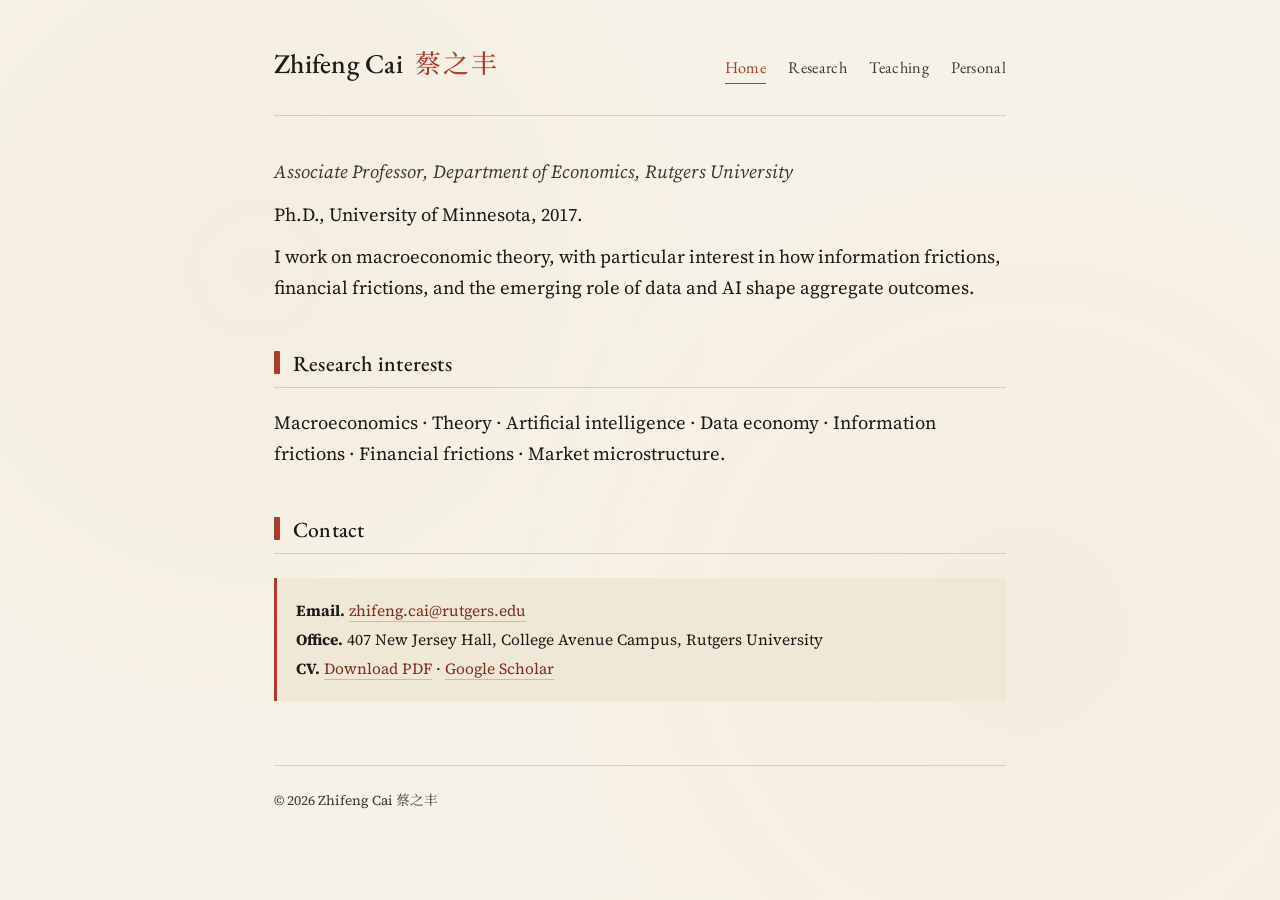
<file: index.html>
<!doctype html>
<html lang="en">
<head>
<meta charset="utf-8">
<meta name="viewport" content="width=device-width, initial-scale=1">
<title>Zhifeng Cai — Rutgers Economics</title>
<meta name="description" content="Zhifeng Cai — Associate Professor of Economics, Rutgers University. Research in macroeconomics and theory.">
<link rel="preconnect" href="https://fonts.googleapis.com">
<link rel="preconnect" href="https://fonts.gstatic.com" crossorigin>
<link href="https://fonts.googleapis.com/css2?family=EB+Garamond:ital,wght@0,400;0,500;1,400&family=Noto+Serif+SC:wght@400;500&family=Source+Serif+4:ital,wght@0,400;0,500;1,400&display=swap" rel="stylesheet">
<link rel="stylesheet" href="styles.css">
</head>
<body>
<div class="wrap">

<header class="site">
  <a href="index.html" class="brand">Zhifeng Cai<span class="cn">蔡之丰</span></a>
  <nav class="site">
    <a href="index.html" class="active">Home</a>
    <a href="research.html">Research</a>
    <a href="teaching.html">Teaching</a>
    <a href="personal.html">Personal</a>
  </nav>
</header>

<section class="bio bio-noportrait">
  <div class="lede">
    <p class="affil">Associate Professor, Department of Economics, Rutgers University</p>
    <p>Ph.D., University of Minnesota, 2017.</p>
    <p>I work on macroeconomic theory, with particular interest in how information frictions, financial frictions, and the emerging role of data and AI shape aggregate outcomes.</p>
  </div>
</section>

<h2>Research interests</h2>
<p>Macroeconomics &middot; Theory &middot; Artificial intelligence &middot; Data economy &middot; Information frictions &middot; Financial frictions &middot; Market microstructure.</p>

<h2>Contact</h2>
<div class="contact-box">
  <p><strong>Email.</strong> <a href="mailto:zhifeng.cai@rutgers.edu">zhifeng.cai@rutgers.edu</a></p>
  <p><strong>Office.</strong> 407 New Jersey Hall, College Avenue Campus, Rutgers University</p>
  <p><strong>CV.</strong> <a href="cv.pdf">Download PDF</a> &middot; <a href="https://scholar.google.com/citations?user=DW8E1egAAAAJ&amp;hl=en" target="_blank" rel="noopener">Google Scholar</a></p>
</div>

<footer class="site">
  <span>&copy; 2026 Zhifeng Cai 蔡之丰</span>
</footer>

</div>
</body>
</html>
</file>
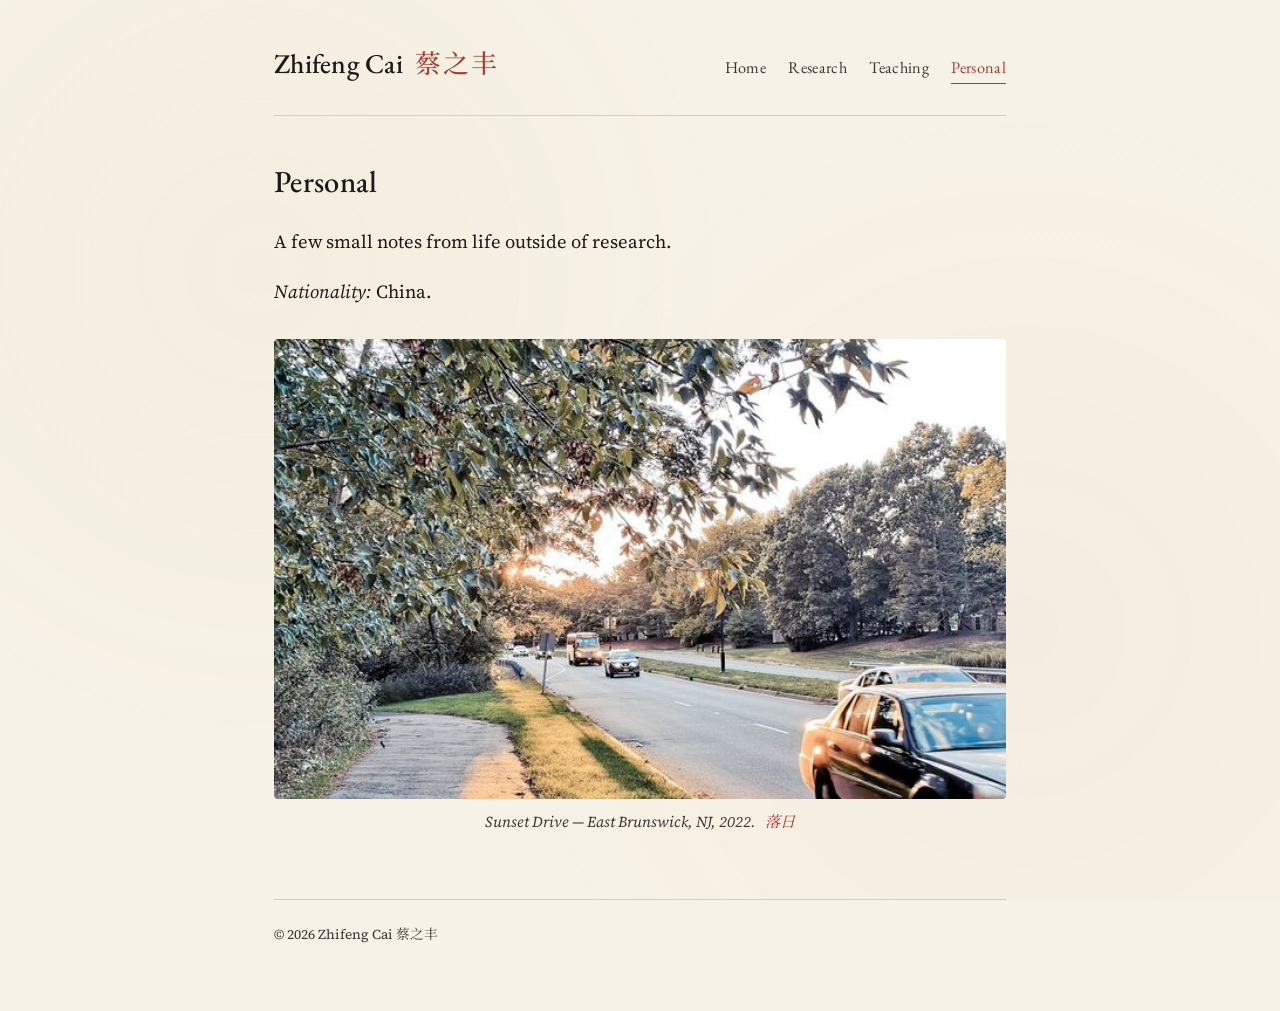
<file: personal.html>
<!doctype html>
<html lang="en">
<head>
<meta charset="utf-8">
<meta name="viewport" content="width=device-width, initial-scale=1">
<title>Personal — Zhifeng Cai</title>
<link rel="preconnect" href="https://fonts.googleapis.com">
<link rel="preconnect" href="https://fonts.gstatic.com" crossorigin>
<link href="https://fonts.googleapis.com/css2?family=EB+Garamond:ital,wght@0,400;0,500;1,400&family=Noto+Serif+SC:wght@400;500&family=Source+Serif+4:ital,wght@0,400;0,500;1,400&display=swap" rel="stylesheet">
<link rel="stylesheet" href="styles.css">
</head>
<body>
<div class="wrap">

<header class="site">
  <a href="index.html" class="brand">Zhifeng Cai<span class="cn">蔡之丰</span></a>
  <nav class="site">
    <a href="index.html">Home</a>
    <a href="research.html">Research</a>
    <a href="teaching.html">Teaching</a>
    <a href="personal.html" class="active">Personal</a>
  </nav>
</header>

<h1>Personal</h1>
<p>A few small notes from life outside of research.</p>
<p><em>Nationality:</em> China.</p>

<figure style="margin: 2rem 0 0;">
  <img src="img/sunset.jpg" alt="Sunset Drive, East Brunswick, NJ, 2022" style="width:100%; max-height: 460px; object-fit: cover; border-radius: 4px; display: block;">
  <figcaption style="color: var(--ink-soft); margin-top: 0.6rem; font-style: italic; font-size: 0.95rem; text-align: center;">Sunset Drive &mdash; East Brunswick, NJ, 2022. <span style="font-family: 'Noto Serif SC', serif; color: var(--seal); margin-left: 0.4em;">落日</span></figcaption>
</figure>

<footer class="site">
  <span>&copy; 2026 Zhifeng Cai 蔡之丰</span>
</footer>

</div>
</body>
</html>
</file>
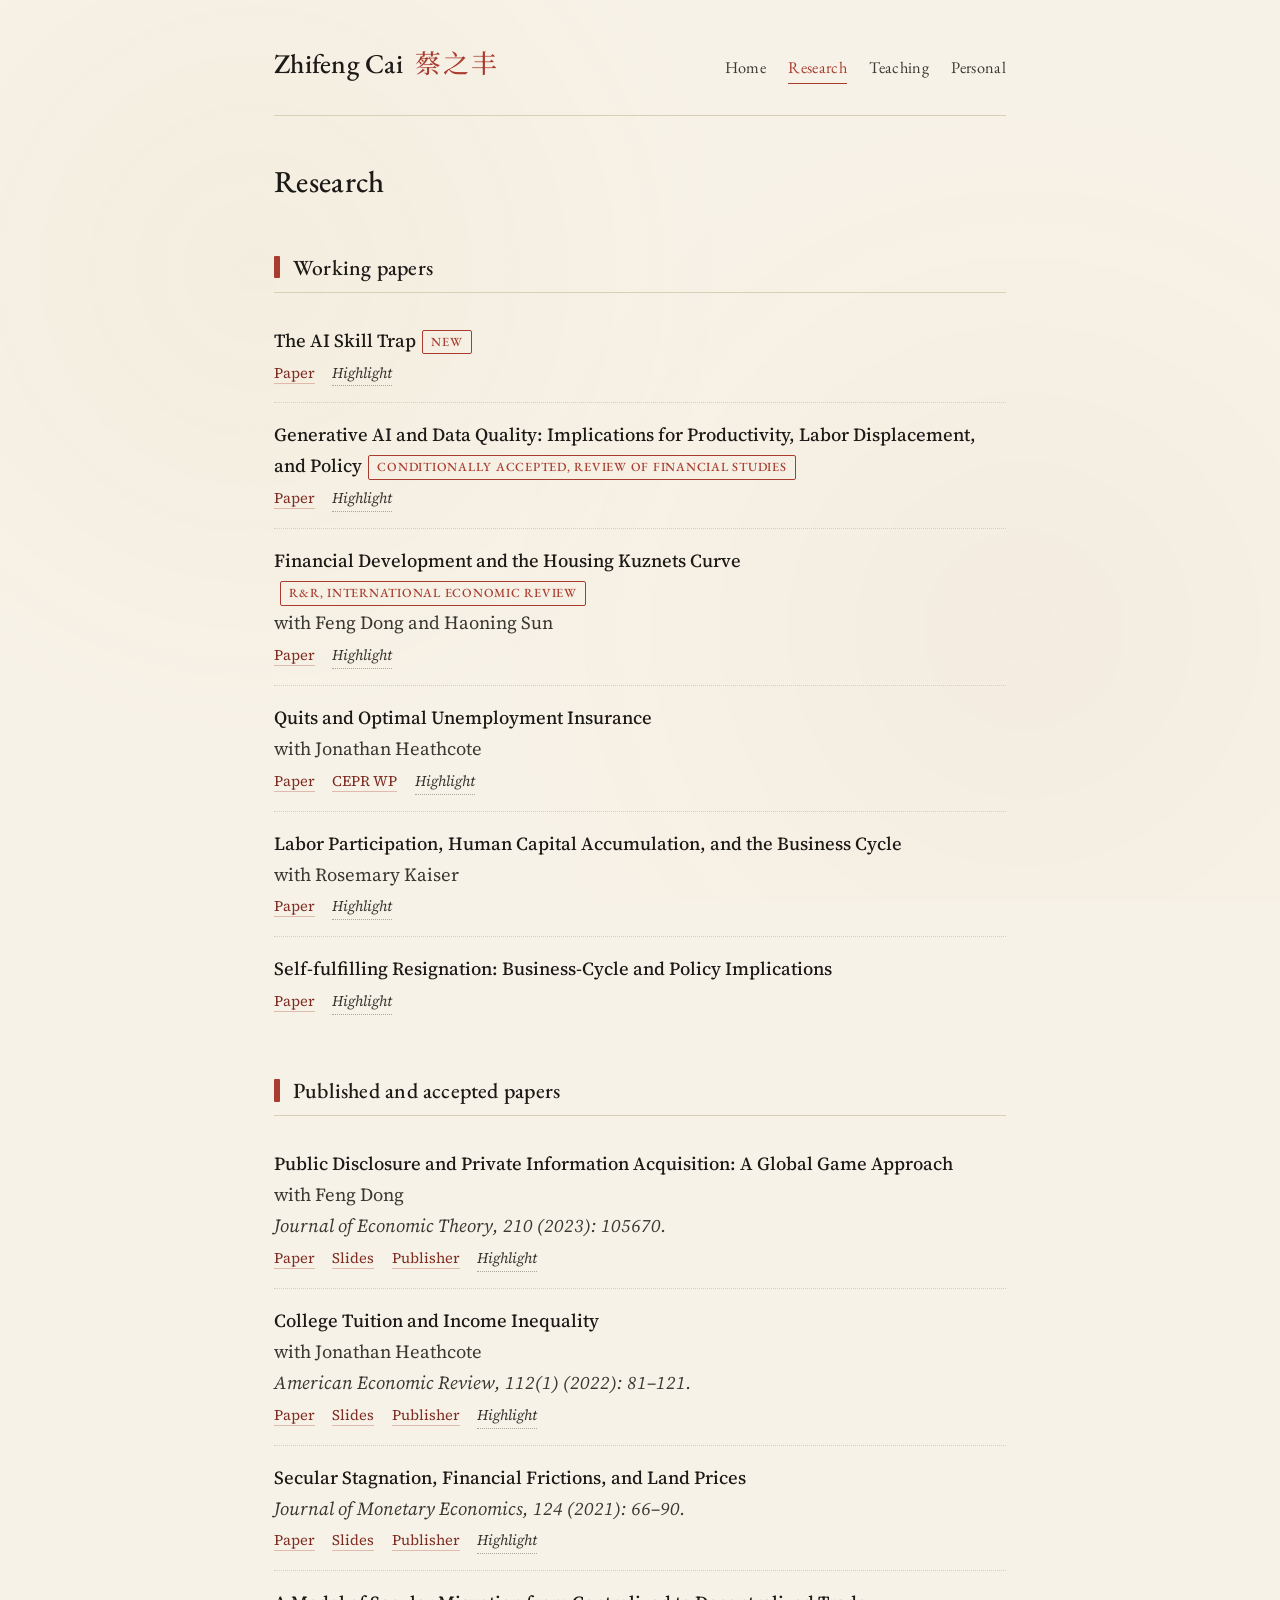
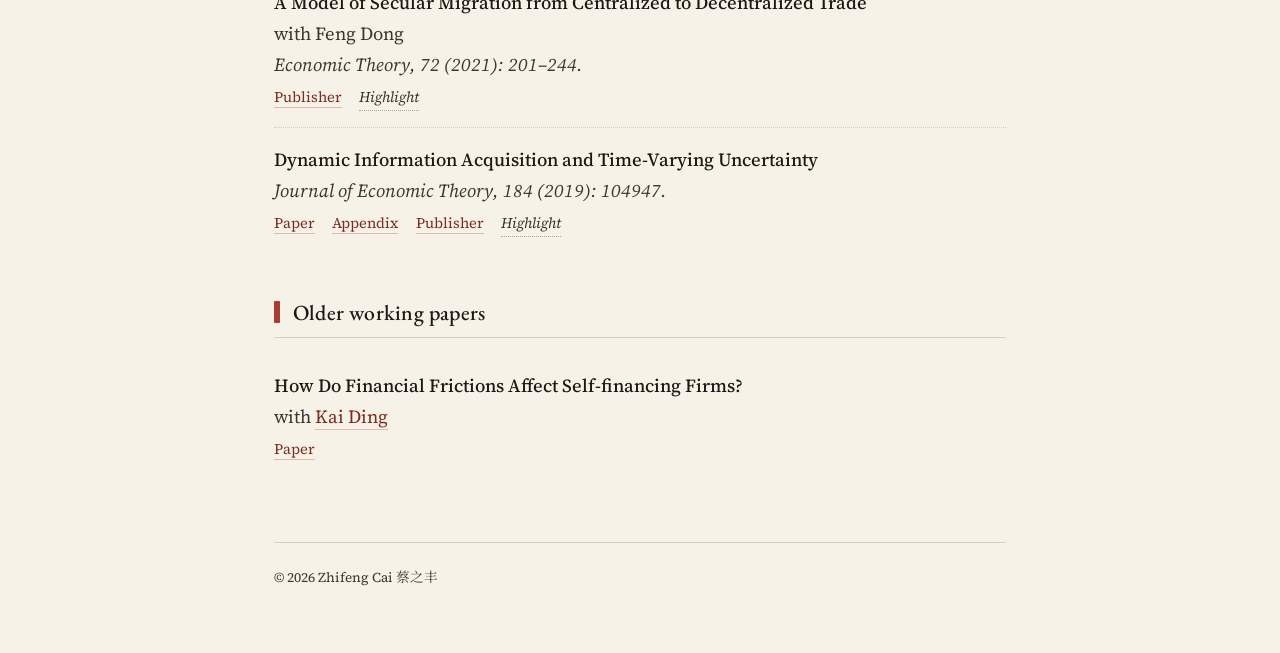
<file: research.html>
<!doctype html>
<html lang="en">
<head>
<meta charset="utf-8">
<meta name="viewport" content="width=device-width, initial-scale=1">
<title>Research — Zhifeng Cai</title>
<link rel="preconnect" href="https://fonts.googleapis.com">
<link rel="preconnect" href="https://fonts.gstatic.com" crossorigin>
<link href="https://fonts.googleapis.com/css2?family=EB+Garamond:ital,wght@0,400;0,500;1,400&family=Noto+Serif+SC:wght@400;500&family=Source+Serif+4:ital,wght@0,400;0,500;1,400&display=swap" rel="stylesheet">
<link rel="stylesheet" href="styles.css">
</head>
<body>
<div class="wrap">

<header class="site">
  <a href="index.html" class="brand">Zhifeng Cai<span class="cn">蔡之丰</span></a>
  <nav class="site">
    <a href="index.html">Home</a>
    <a href="research.html" class="active">Research</a>
    <a href="teaching.html">Teaching</a>
    <a href="personal.html">Personal</a>
  </nav>
</header>

<h1>Research</h1>

<h2>Working papers</h2>
<ul class="pubs">

  <li class="pub">
    <div class="title">The AI Skill Trap<span class="status">New</span></div>
    <div class="links"><a href="papers/the_ai_skill_trap.pdf">Paper</a> <span class="abs">Highlight<span class="abs-pop">AI raises short-run productivity but slows skill accumulation; combined with a data-quality externality, this generates an <em>AI skill trap</em> with a <strong>bimodal</strong> long-run skill distribution &mdash; a fully AI-dependent low-skill underclass coexisting with a high-skill group. A constrained planner internalizing the externality lifts substantial mass into the high-skill group but cannot eliminate the underclass, so bimodality is a robust feature of an AI economy with a data externality.</span></span></div>
  </li>

  <li class="pub">
    <div class="title">Generative AI and Data Quality: Implications for Productivity, Labor Displacement, and Policy<span class="status">Conditionally Accepted, Review of Financial Studies</span></div>
    <div class="links"><a href="papers/generative_ai_data_quality.pdf">Paper</a> <span class="abs">Highlight<span class="abs-pop">Will AI put us out of work? Not as alarming as it sounds: the usefulness of AI depends on how good the data is, and adoption of AI could itself depress that quality.</span></span></div>
  </li>

  <li class="pub">
    <div class="title">Financial Development and the Housing Kuznets Curve<span class="status">R&amp;R, International Economic Review</span></div>
    <div class="authors">with Feng Dong and Haoning Sun</div>
    <div class="links"><a href="papers/credit_land_bubble__2_.pdf">Paper</a> <span class="abs">Highlight<span class="abs-pop">We document that the house price-to-rent ratio first increases and then decreases with financial development. A simple model of financial frictions with a land sector can account for this pattern.</span></span></div>
  </li>

  <li class="pub">
    <div class="title">Quits and Optimal Unemployment Insurance</div>
    <div class="authors">with Jonathan Heathcote</div>
    <div class="links"><a href="papers/cai_heathcote_gr_clean.pdf">Paper</a> <a href="https://cepr.org/publications/dp18526" target="_blank" rel="noopener">CEPR WP</a> <span class="abs">Highlight<span class="abs-pop">Optimal design of unemployment insurance during the era of the Great Resignation, when many workers quit their jobs.</span></span></div>
  </li>

  <li class="pub">
    <div class="title">Labor Participation, Human Capital Accumulation, and the Business Cycle</div>
    <div class="authors">with Rosemary Kaiser</div>
    <div class="links"><a href="papers/lfp_paper__55__.pdf">Paper</a> <span class="abs">Highlight<span class="abs-pop">In a quantitative life-cycle model with endogenous labor participation, we find that subsidies for job search among the elderly population can enhance overall welfare.</span></span></div>
  </li>

  <li class="pub">
    <div class="title">Self-fulfilling Resignation: Business-Cycle and Policy Implications</div>
    <div class="links"><a href="papers/draft0331.pdf">Paper</a> <span class="abs">Highlight<span class="abs-pop">Can people quit their jobs because they expect others are doing the same? Yes &mdash; and this has new business-cycle and policy implications.</span></span></div>
  </li>

</ul>

<h2>Published and accepted papers</h2>
<ul class="pubs">

  <li class="pub">
    <div class="title">Public Disclosure and Private Information Acquisition: A Global Game Approach</div>
    <div class="authors">with Feng Dong</div>
    <div class="venue">Journal of Economic Theory, 210 (2023): 105670.</div>
    <div class="links"><a href="papers/revised_draft_final_3.0_zc.pdf">Paper</a> <a href="papers/midwest_theory.pdf">Slides</a> <a href="https://www.sciencedirect.com/science/article/pii/S0022053123000662" target="_blank" rel="noopener">Publisher</a> <span class="abs">Highlight<span class="abs-pop">A global-game refinement leads to surprising predictions about how the release of public information affects private incentives to acquire information.</span></span></div>
  </li>

  <li class="pub">
    <div class="title">College Tuition and Income Inequality</div>
    <div class="authors">with Jonathan Heathcote</div>
    <div class="venue">American Economic Review, 112(1) (2022): 81&ndash;121.</div>
    <div class="links"><a href="papers/aer_final_tuition__2_.pdf">Paper</a> <a href="papers/college_slides_yale.pdf">Slides</a> <a href="https://www.aeaweb.org/articles?id=10.1257/aer.20181027" target="_blank" rel="noopener">Publisher</a> <span class="abs">Highlight<span class="abs-pop">In a micro-founded college equilibrium model, we show that rising income inequality over the past decades has had a quantitatively significant impact on college tuition.</span></span></div>
  </li>

  <li class="pub">
    <div class="title">Secular Stagnation, Financial Frictions, and Land Prices</div>
    <div class="venue">Journal of Monetary Economics, 124 (2021): 66&ndash;90.</div>
    <div class="links"><a href="papers/secular_land.pdf">Paper</a> <a href="papers/phillyfed.pdf">Slides</a> <a href="https://www.sciencedirect.com/science/article/pii/S0304393221001112" target="_blank" rel="noopener">Publisher</a> <span class="abs">Highlight<span class="abs-pop">Temporary but large financial shocks can lead to persistent slumps in real-estate prices &mdash; a secular stagnation reminiscent of the post-GFC experience.</span></span></div>
  </li>

  <li class="pub">
    <div class="title">A Model of Secular Migration from Centralized to Decentralized Trade</div>
    <div class="authors">with Feng Dong</div>
    <div class="venue">Economic Theory, 72 (2021): 201&ndash;244.</div>
    <div class="links"><a href="https://link.springer.com/article/10.1007/s00199-020-01280-2" target="_blank" rel="noopener">Publisher</a> <span class="abs">Highlight<span class="abs-pop">The title is self-explanatory.</span></span></div>
  </li>

  <li class="pub">
    <div class="title">Dynamic Information Acquisition and Time-Varying Uncertainty</div>
    <div class="venue">Journal of Economic Theory, 184 (2019): 104947.</div>
    <div class="links"><a href="https://www.sciencedirect.com/science/article/abs/pii/S0022053118304721" target="_blank" rel="noopener">Paper</a> <a href="papers/online_appendix.pdf">Appendix</a> <a href="https://www.sciencedirect.com/science/article/pii/S0022053118304721" target="_blank" rel="noopener">Publisher</a> <span class="abs">Highlight<span class="abs-pop">Information-acquisition activities can amplify the impact of uncertainty shocks in a dynamic trading environment.</span></span></div>
  </li>

</ul>

<h2>Older working papers</h2>
<ul class="pubs">
  <li class="pub">
    <div class="title">How Do Financial Frictions Affect Self-financing Firms?</div>
    <div class="authors">with <a href="https://sites.google.com/site/iamdingkai/home" target="_blank" rel="noopener">Kai Ding</a></div>
    <div class="links"><a href="papers/draftv3.pdf">Paper</a></div>
  </li>
</ul>

<footer class="site">
  <span>&copy; 2026 Zhifeng Cai 蔡之丰</span>
</footer>

</div>
</body>
</html>
</file>
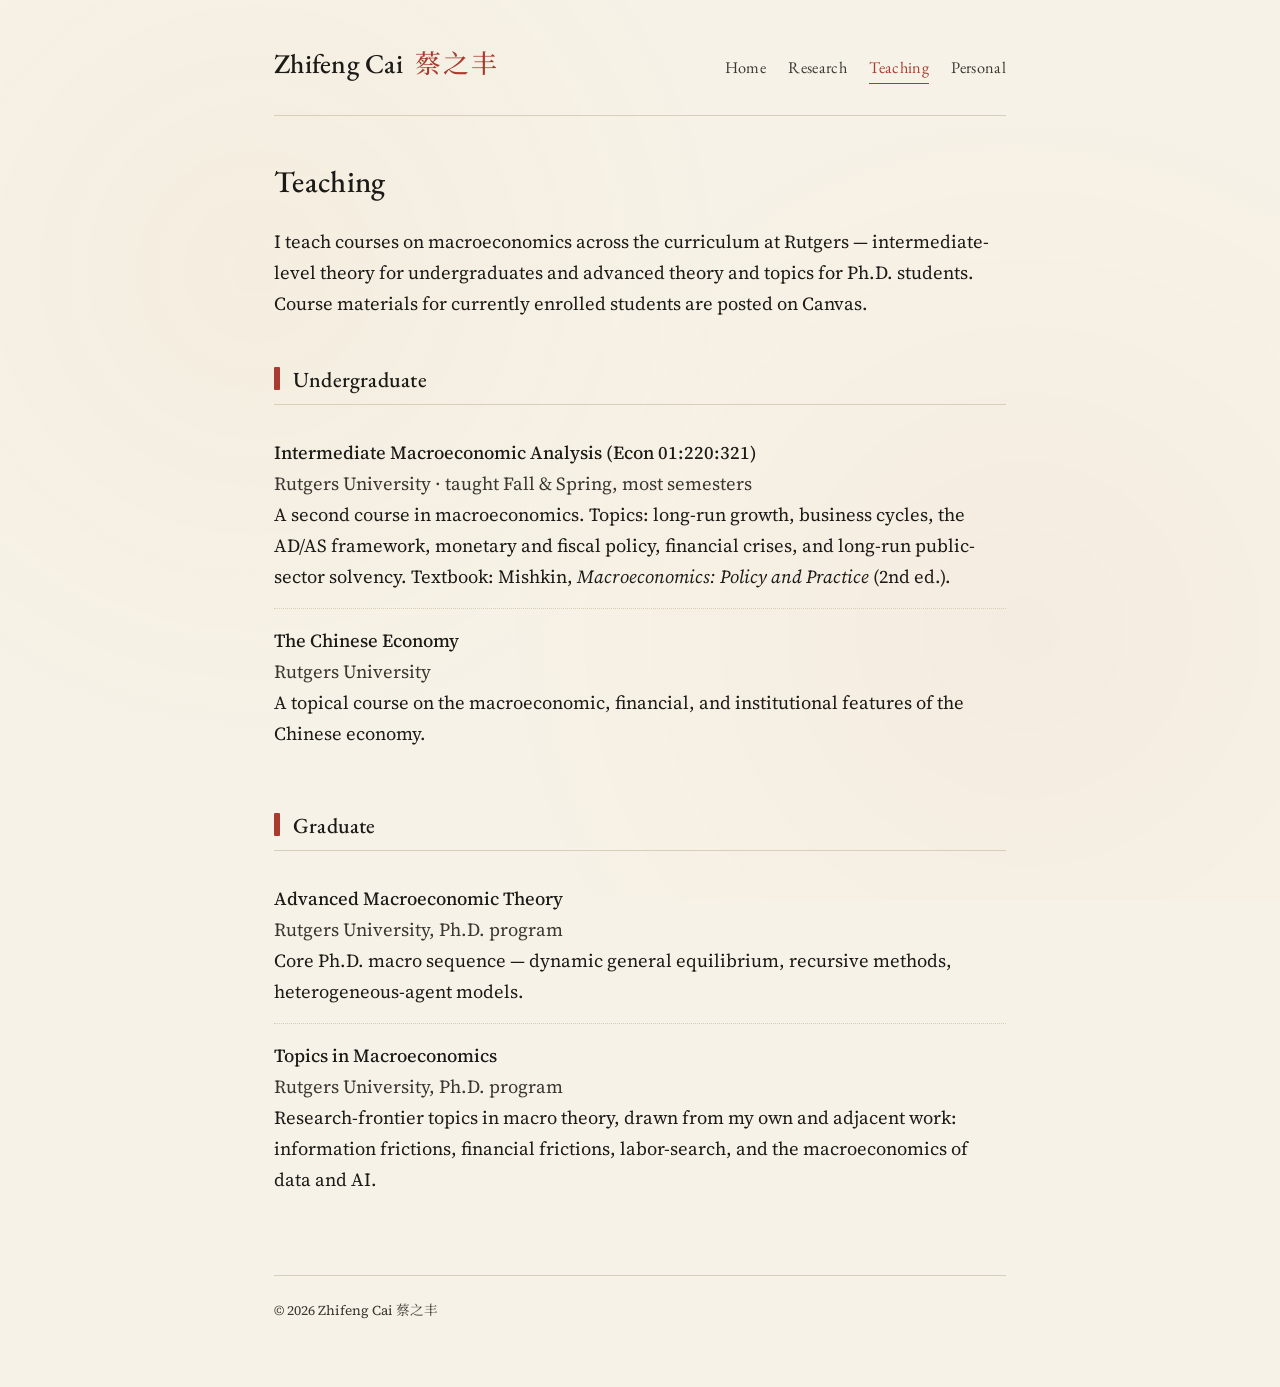
<file: teaching.html>
<!doctype html>
<html lang="en">
<head>
<meta charset="utf-8">
<meta name="viewport" content="width=device-width, initial-scale=1">
<title>Teaching — Zhifeng Cai</title>
<link rel="preconnect" href="https://fonts.googleapis.com">
<link rel="preconnect" href="https://fonts.gstatic.com" crossorigin>
<link href="https://fonts.googleapis.com/css2?family=EB+Garamond:ital,wght@0,400;0,500;1,400&family=Noto+Serif+SC:wght@400;500&family=Source+Serif+4:ital,wght@0,400;0,500;1,400&display=swap" rel="stylesheet">
<link rel="stylesheet" href="styles.css">
</head>
<body>
<div class="wrap">

<header class="site">
  <a href="index.html" class="brand">Zhifeng Cai<span class="cn">蔡之丰</span></a>
  <nav class="site">
    <a href="index.html">Home</a>
    <a href="research.html">Research</a>
    <a href="teaching.html" class="active">Teaching</a>
    <a href="personal.html">Personal</a>
  </nav>
</header>

<h1>Teaching</h1>
<p>I teach courses on macroeconomics across the curriculum at Rutgers &mdash; intermediate-level theory for undergraduates and advanced theory and topics for Ph.D. students. Course materials for currently enrolled students are posted on Canvas.</p>

<h2>Undergraduate</h2>
<ul class="pubs">
  <li class="pub">
    <div class="title">Intermediate Macroeconomic Analysis (Econ 01:220:321)</div>
    <div class="authors">Rutgers University &middot; taught Fall &amp; Spring, most semesters</div>
    <div class="abstract">A second course in macroeconomics. Topics: long-run growth, business cycles, the AD/AS framework, monetary and fiscal policy, financial crises, and long-run public-sector solvency. Textbook: Mishkin, <em>Macroeconomics: Policy and Practice</em> (2nd ed.).</div>
  </li>
  <li class="pub">
    <div class="title">The Chinese Economy</div>
    <div class="authors">Rutgers University</div>
    <div class="abstract">A topical course on the macroeconomic, financial, and institutional features of the Chinese economy.</div>
  </li>
</ul>

<h2>Graduate</h2>
<ul class="pubs">
  <li class="pub">
    <div class="title">Advanced Macroeconomic Theory</div>
    <div class="authors">Rutgers University, Ph.D. program</div>
    <div class="abstract">Core Ph.D. macro sequence &mdash; dynamic general equilibrium, recursive methods, heterogeneous-agent models.</div>
  </li>
  <li class="pub">
    <div class="title">Topics in Macroeconomics</div>
    <div class="authors">Rutgers University, Ph.D. program</div>
    <div class="abstract">Research-frontier topics in macro theory, drawn from my own and adjacent work: information frictions, financial frictions, labor-search, and the macroeconomics of data and AI.</div>
  </li>
</ul>

<footer class="site">
  <span>&copy; 2026 Zhifeng Cai 蔡之丰</span>
</footer>

</div>
</body>
</html>
</file>
<file: styles.css>
/* ============================================================
   Zhifeng Cai — academic site
   Palette: ink black, seal red, muted gold on rice paper
   ============================================================ */

:root {
  --ink: #1c1a17;
  --ink-soft: #3a3732;
  --rice: #f7f2e7;
  --rice-soft: #efe8d6;
  --seal: #a93c2f;
  --seal-dark: #7e2c22;
  --gold: #b38b4a;
  --rule: #d8cfb8;
  --link: #7e2c22;
  --link-hover: #a93c2f;
  --max: 780px;
}

* { box-sizing: border-box; }

html { -webkit-font-smoothing: antialiased; }

body {
  margin: 0;
  padding: 0;
  background: var(--rice);
  color: var(--ink);
  font-family: "Source Serif 4", "Source Serif Pro", "Noto Serif SC", Georgia, "Songti SC", serif;
  font-size: 18.5px;
  line-height: 1.68;
}

/* Subtle rice-paper texture via gradient noise */
body::before {
  content: "";
  position: fixed;
  inset: 0;
  pointer-events: none;
  z-index: -1;
  background-image:
    radial-gradient(circle at 20% 30%, rgba(179, 139, 74, 0.04), transparent 40%),
    radial-gradient(circle at 80% 70%, rgba(169, 60, 47, 0.03), transparent 45%);
}

a {
  color: var(--link);
  text-decoration: none;
  border-bottom: 1px solid rgba(169, 60, 47, 0.3);
  transition: color 0.15s, border-color 0.15s;
}
a:hover {
  color: var(--link-hover);
  border-bottom-color: var(--link-hover);
}

/* ============ Layout ============ */

.wrap {
  max-width: var(--max);
  margin: 0 auto;
  padding: 2.5rem 1.5rem 4rem;
}

/* ============ Header / banner ============ */

header.site {
  border-bottom: 1px solid var(--rule);
  padding-bottom: 1.8rem;
  margin-bottom: 2.5rem;
  display: flex;
  align-items: baseline;
  gap: 1.25rem;
  flex-wrap: wrap;
}

.brand {
  font-family: "EB Garamond", "Noto Serif SC", Georgia, serif;
  font-size: 1.7rem;
  font-weight: 500;
  letter-spacing: 0.01em;
  color: var(--ink);
  border: none;
}
.brand .cn {
  font-family: "Noto Serif SC", "Songti SC", "STSong", serif;
  font-size: 0.95em;
  color: var(--seal);
  margin-left: 0.45em;
  letter-spacing: 0.08em;
}

nav.site {
  margin-left: auto;
  display: flex;
  gap: 1.4rem;
  font-family: "EB Garamond", "Noto Serif SC", Georgia, serif;
  font-size: 1.02rem;
}
nav.site a {
  border: none;
  color: var(--ink-soft);
  letter-spacing: 0.02em;
}
nav.site a:hover { color: var(--seal); }
nav.site a.active { color: var(--seal); border-bottom: 1px solid var(--seal); padding-bottom: 2px; }

/* ============ Headings ============ */

h1, h2, h3 {
  font-family: "EB Garamond", "Noto Serif SC", Georgia, serif;
  font-weight: 500;
  color: var(--ink);
  letter-spacing: 0.01em;
}
h1 { font-size: 1.9rem; margin: 1.2rem 0 0.4rem; }
h2 {
  font-size: 1.35rem;
  margin: 2.6rem 0 1rem;
  padding-bottom: 0.4rem;
  border-bottom: 1px solid var(--rule);
  position: relative;
}
h2::before {
  content: "";
  display: inline-block;
  width: 6px;
  height: 1.05em;
  background: var(--seal);
  margin-right: 0.6em;
  vertical-align: -0.15em;
  border-radius: 1px;
}
h3 { font-size: 1.1rem; margin: 1.4rem 0 0.4rem; color: var(--ink); }

/* ============ Home bio block ============ */

.bio {
  display: grid;
  grid-template-columns: auto 1fr;
  gap: 1.8rem;
  align-items: start;
}
.bio.bio-noportrait {
  display: block;
}
.bio .portrait {
  width: 150px;
  height: 150px;
  border-radius: 4px;
  background: var(--rice-soft);
  border: 1px solid var(--rule);
  object-fit: cover;
  display: block;
}
.bio .portrait.placeholder {
  display: flex;
  align-items: center;
  justify-content: center;
  font-family: "Noto Serif SC", "Songti SC", serif;
  font-size: 3.2rem;
  color: var(--seal);
  background: var(--rice-soft);
}

.bio .lede p { margin: 0 0 0.7rem; }
.bio .affil {
  color: var(--ink-soft);
  font-style: italic;
  margin-top: 0.2rem;
}

/* ============ Publication list ============ */

.pubs { margin: 0.5rem 0 0; padding: 0; list-style: none; }
.pub {
  padding: 1rem 0 1rem;
  border-bottom: 1px dotted var(--rule);
}
.pub:last-child { border-bottom: none; }
.pub .title { font-weight: 500; color: var(--ink); }
.pub .authors { color: var(--ink-soft); }
.pub .venue { font-style: italic; color: var(--ink-soft); }
.pub .status {
  display: inline-block;
  font-size: 0.78rem;
  font-family: "EB Garamond", Georgia, serif;
  letter-spacing: 0.06em;
  text-transform: uppercase;
  color: var(--seal);
  border: 1px solid var(--seal);
  padding: 0.05rem 0.5rem;
  border-radius: 2px;
  margin-left: 0.4rem;
  vertical-align: 0.1em;
}
.pub .links { margin-top: 0.3rem; font-size: 0.92rem; }
.pub .links a { margin-right: 0.9rem; }
/* Hover abstract: inline trigger + floating popover */
.pub .abs {
  position: relative;
  display: inline-block;
  cursor: help;
  font-style: italic;
  color: var(--ink-soft);
  border-bottom: 1px dotted rgba(58, 55, 50, 0.4);
  margin-right: 0.9rem;
}
.pub .abs:hover,
.pub .abs:focus-within {
  color: var(--seal);
  border-bottom-color: var(--seal);
}
.pub .abs .abs-pop {
  position: absolute;
  left: 0;
  top: calc(100% + 0.5rem);
  z-index: 20;
  width: min(30rem, 85vw);
  padding: 0.85rem 1rem;
  background: #fcfaf1;
  border: 1px solid var(--rule);
  border-left: 2px solid var(--seal);
  box-shadow: 0 6px 20px -8px rgba(28, 26, 23, 0.25);
  color: var(--ink-soft);
  font-size: 0.94rem;
  font-style: normal;
  line-height: 1.55;
  opacity: 0;
  visibility: hidden;
  transform: translateY(-4px);
  transition: opacity 0.15s ease, transform 0.15s ease, visibility 0.15s;
  pointer-events: none;
  cursor: default;
}
.pub .abs:hover .abs-pop,
.pub .abs:focus-within .abs-pop {
  opacity: 1;
  visibility: visible;
  transform: translateY(0);
  pointer-events: auto;
}
@media (max-width: 640px) {
  .pub .abs .abs-pop { width: 88vw; left: 0; }
}

/* ============ Contact / footer ============ */

.contact-box {
  margin-top: 1.5rem;
  padding: 1rem 1.2rem;
  background: var(--rice-soft);
  border-left: 3px solid var(--seal);
  font-size: 0.97rem;
}
.contact-box p { margin: 0.2rem 0; }

footer.site {
  margin-top: 4rem;
  padding-top: 1.5rem;
  border-top: 1px solid var(--rule);
  color: var(--ink-soft);
  font-size: 0.85rem;
  display: flex;
  justify-content: space-between;
  align-items: center;
}
footer.site .seal {
  font-family: "Noto Serif SC", "Songti SC", serif;
  color: white;
  background: var(--seal);
  padding: 0.35em 0.55em;
  font-size: 0.95rem;
  letter-spacing: 0.1em;
  border-radius: 2px;
}

/* ============ Responsive ============ */

@media (max-width: 640px) {
  .wrap { padding: 1.5rem 1rem 3rem; }
  header.site { flex-direction: column; gap: 0.6rem; align-items: flex-start; }
  nav.site { margin-left: 0; flex-wrap: wrap; gap: 1rem; }
  .bio { grid-template-columns: 1fr; }
  .bio .portrait { width: 120px; height: 120px; }
  h1 { font-size: 1.6rem; }
  h2 { font-size: 1.2rem; }
}
</file>
